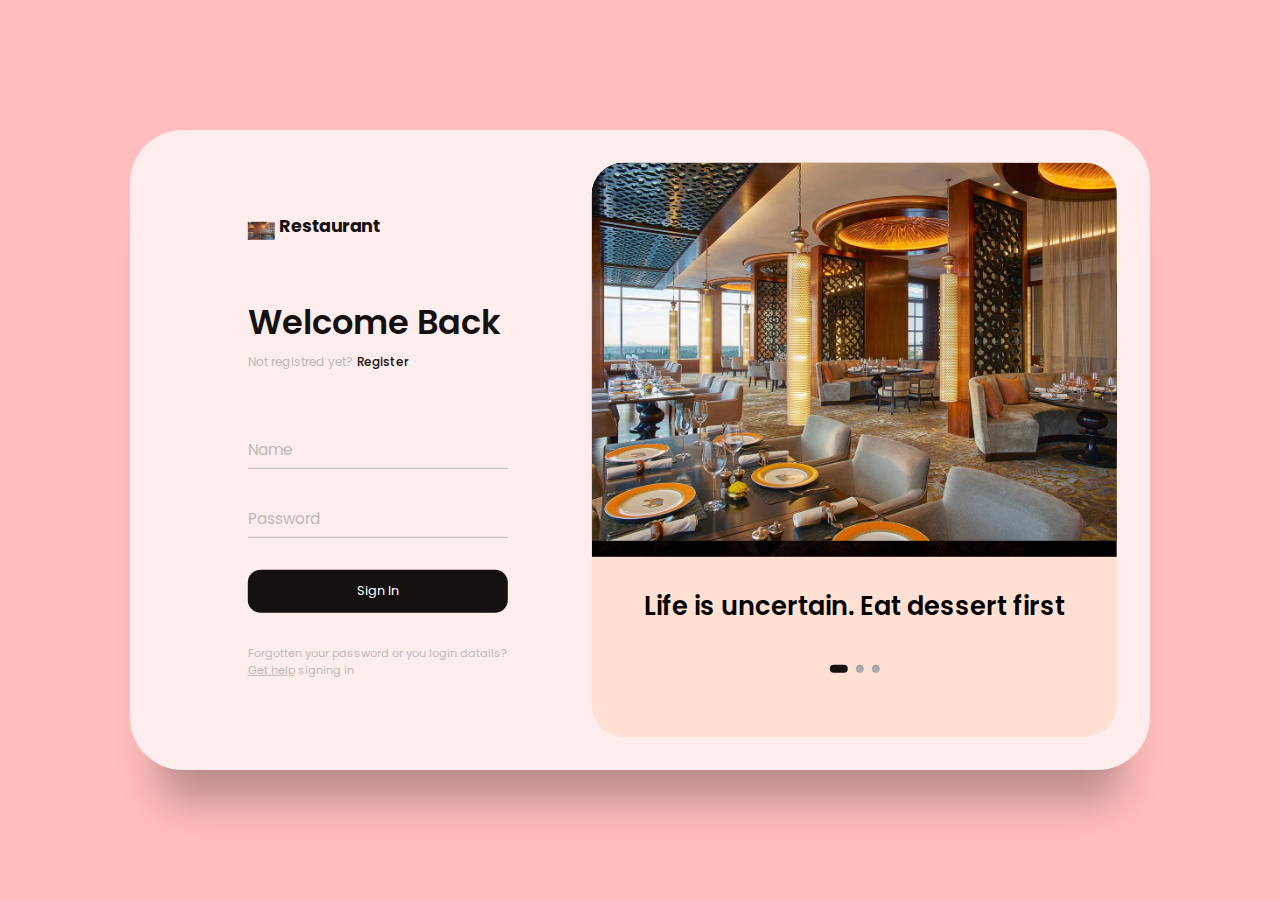
<file: index.html>
<!DOCTYPE html>
<html lang="en">
  <head>
    <meta charset="UTF-8" />
    <meta http-equiv="X-UA-Compatible" content="IE=edge" />
    <meta name="viewport" content="width=device-width, initial-scale=1.0" />
    <title>Sign in & Sign up Form</title>
    <link rel="stylesheet" href="style.css" />
  </head>
  <body>
    <main>
      <div class="box">
        <div class="inner-box">
          <div class="forms-wrap">
            <form action="index.html" autocomplete="off" class="sign-in-form">
              <div class="logo">
                <img src="./img3.jpg" alt=" " />
                <h4>Restaurant</h4>
              </div>

              <div class="heading">
                <h2>Welcome Back</h2>
                <h6>Not registred yet?</h6>
                <a href="#" class="toggle">Register</a>
              </div>

              <div class="actual-form">
                <div class="input-wrap">
                  <input
                    type="text"
                    minlength="4"
                    class="input-field"
                    autocomplete="off"
                    required
                  />
                  <label>Name</label>
                </div>

                <div class="input-wrap">
                  <input
                    type="password"
                    minlength="4"
                    class="input-field"
                    autocomplete="off"
                    required
                  />
                  <label>Password</label>
                </div>

                <input type="submit" value="Sign In" class="sign-btn" onclick="auth()"/>

                <p class="text">
                  Forgotten your password or you login datails?
                  <a href="#">Get help</a> signing in
                </p>
              </div>
              </form>

            <form action="index.html" autocomplete="off" class="sign-up-form">
              <div class="logo">
                <img src="./img3.jpg" alt="" />
                <h4>Restaurant</h4>
              </div>

              <div class="heading">
                <h2>Get Started</h2>
                <h6>Already have an account?</h6>
                <a href="#" class="toggle">Log in</a>
              </div>

              <div class="actual-form">
                <div class="input-wrap">
                  <input
                    type="text"
                    minlength="4"
                    class="input-field"
                    autocomplete="off"
                    required
                  />
                  <label>Name</label>
                </div>

                <div class="input-wrap">
                  <input
                    type="email"
                    class="input-field"
                    autocomplete="off"
                    required
                  />
                  <label>Email</label>
                </div>

                <div class="input-wrap">
                  <input
                    type="password"
                    minlength="4"
                    class="input-field"
                    autocomplete="off"
                    required
                  />
                  <label>Password</label>
                </div>

                <input type="submit" value="Sign Up" class="sign-btn" />

                <p class="text">
                  By signing up, I agree to the
                  <a href="#">Terms of Services</a> and
                  <a href="#">Privacy Policy</a>
                </p>
              </div>
            </form>
          </div>

          <div class="carousel">
            <div class="images-wrapper">
              <img src="./img2.jpg" class="image img-1 show" alt="" />
              <img src="./img1.jpg" class="image img-2 show" alt="" />
              <img src="./img.jpg" class="image img-3 show" alt="" />
            </div>

             <div class="text-slider">
              <div class="text-wrap">
                <div class="text-group">
                  <h2>Life is uncertain. Eat dessert first</h2>
                  <h2>Enjoy the food</h2>
                  <h2>Food is symbolic of love when words are inadequate.</h2>
                </div>
              </div>


              <div class="bullets">
                <span class="active" data-value="1"></span>
                <span data-value="2"></span>
                <span data-value="3"></span>
              </div>
            </div>
          </div>
        </div>
      </div>
    </main>
<style>
body {
  background-image: url('img.jpg');
  background-repeat: no-repeat;
}
</style>
    <!-- Javascript file -->

    <script src="app.js"></script>
<script>
function auth(){
    var Name=document.getElementById("Name").value;
    var Password=document.getElementById("Password").value;
    if(name=="suru" && password=="admin123@"){
        window.location.assign("in.html");
        alert("Sign in successfully");
}
else
{
alert("invalid password");
return;
}
}
</script>
  </body>
</html>
</file>
<file: style.css>
@import url("https://fonts.googleapis.com/css2?family=Poppins:wght@200;300;400;500;600;700;800&display=swap");

*,
*::before,
*::after {
  padding: 0;
  margin: 0;
  box-sizing: border-box;
}

body,
input {
  font-family: "Poppins", sans-serif;
}

main {
  width: 100%;
  min-height: 100vh;
  overflow: hidden;
  background-color: #FFBDBD;
  padding: 2rem;
  display: flex;
  align-items: center;
  justify-content: center;
}

.box {
  position: relative;
  width: 100%;
  max-width: 1020px;
  height: 640px;
  background-color: #FDEDEC;
  border-radius: 3.3rem;
  box-shadow: 0 60px 40px -30px rgba(0, 0, 0, 0.27);
}

.inner-box {
  position: absolute;
  width: calc(100% - 4.1rem);
  height: calc(100% - 4.1rem);
  top: 50%;
  left: 50%;
  transform: translate(-50%, -50%);
}

.forms-wrap {
  position: absolute;
  height: 100%;
  width: 45%;
  top: 0;
  left: 0;
  display: grid;
  grid-template-columns: 1fr;
  grid-template-rows: 1fr;
  transition: 0.8s ease-in-out;
}

form {
  max-width: 260px;
  width: 100%;
  margin: 0 auto;
  height: 100%;
  display: flex;
  flex-direction: column;
  justify-content: space-evenly;
  grid-column: 1 / 2;
  grid-row: 1 / 2;
  transition: opacity 0.02s 0.4s;
}

form.sign-up-form {
  opacity: 0;
  pointer-events: none;
}

.logo {
  display: flex;
  align-items: center;
}

.logo img {
  width: 27px;
  margin-right: 0.3rem;
}

.logo h4 {
  font-size: 1.1rem;
  margin-top: -9px;
  letter-spacing: -0.5px;
  color: #151111;
}

.heading h2 {
  font-size: 2.1rem;
  font-weight: 600;
  color: #151111;
}

.heading h6 {
  color: #bababa;
  font-weight: 400;
  font-size: 0.75rem;
  display: inline;
}

.toggle {
  color: #151111;
  text-decoration: none;
  font-size: 0.75rem;
  font-weight: 500;
  transition: 0.3s;
}

.toggle:hover {
  color: #8371fd;
}

.input-wrap {
  position: relative;
  height: 37px;
  margin-bottom: 2rem;
}

.input-field {
  position: absolute;
  width: 100%;
  height: 100%;
  background: none;
  border: none;
  outline: none;
  border-bottom: 1px solid #bbb;
  padding: 0;
  font-size: 0.95rem;
  color: #151111;
  transition: 0.4s;
}

label {
  position: absolute;
  left: 0;
  top: 50%;
  transform: translateY(-50%);
  font-size: 0.95rem;
  color: #bbb;
  pointer-events: none;
  transition: 0.4s;
}

.input-field.active {
  border-bottom-color: #151111;
}

.input-field.active + label {
  font-size: 0.75rem;
  top: -2px;
}

.sign-btn {
  display: inline-block;
  width: 100%;
  height: 43px;
  background-color: #151111;
  color: #fff;
  border: none;
  cursor: pointer;
  border-radius: 0.8rem;
  font-size: 0.8rem;
  margin-bottom: 2rem;
  transition: 0.3s;
}

.sign-btn:hover {
  background-color: #8371fd;
}

.text {
  color: #bbb;
  font-size: 0.7rem;
}

.text a {
  color: #bbb;
  transition: 0.3s;
}

.text a:hover {
  color: #8371fd;
}

main.sign-up-mode form.sign-in-form {
  opacity: 0;
  pointer-events: none;
}

main.sign-up-mode form.sign-up-form {
  opacity: 1;
  pointer-events: all;
}

main.sign-up-mode .forms-wrap {
  left: 55%;
}

main.sign-up-mode .carousel {
  left: 0%;
}

.carousel {
  position: absolute;
  height: 100%;
  width: 55%;
  left: 45%;
  top: 0;
  background-color: #ffe0d2;
  border-radius: 2rem;
  display: grid;
  grid-template-rows: auto 1fr;
  padding-bottom: 2rem;
  overflow: hidden;
  transition: 0.8s ease-in-out;
}

.images-wrapper {
  display: grid;
  grid-template-columns: 1fr;
  grid-template-rows: 1fr;
}

.image {
  width: 100%;
  grid-column: 1/2;
  grid-row: 1/2;
  opacity: 0;
  transition: opacity 0.3s, transform 0.5s;
}

.img-1 {
  transform: translate(0, -50px);
}

.img-2 {
  transform: scale(0.4, 0.5);
}

.img-3 {
  transform: scale(0.3) rotate(-20deg);
}

.image.show {
  opacity: 1;
  transform: none;
}

.text-slider {
  display: flex;
  align-items: center;
  justify-content: center;
  flex-direction: column;
}

.text-wrap {
  max-height: 2.2rem;
  overflow: hidden;
  margin-bottom: 2.5rem;
}

.text-group {
  display: flex;
  flex-direction: column;
  text-align: center;
  transform: translateY(0);
  transition: 0.5s;
}

.text-group h2 {
  line-height: 2.2rem;
  font-weight: 600;
  font-size: 1.6rem;
}

.bullets {
  display: flex;
  align-items: center;
  justify-content: center;
}

.bullets span {
  display: block;
  width: 0.5rem;
  height: 0.5rem;
  background-color: #aaa;
  margin: 0 0.25rem;
  border-radius: 50%;
  cursor: pointer;
  transition: 0.3s;
}

.bullets span.active {
  width: 1.1rem;
  background-color: #151111;
  border-radius: 1rem;
}

@media (max-width: 850px) {
  .box {
    height: auto;
    max-width: 550px;
    overflow: hidden;
  }

  .inner-box {
    position: static;
    transform: none;
    width: revert;
    height: revert;
    padding: 2rem;
  }

  .forms-wrap {
    position: revert;
    width: 100%;
    height: auto;
  }

  form {
    max-width: revert;
    padding: 1.5rem 2.5rem 2rem;
    transition: transform 0.8s ease-in-out, opacity 0.45s linear;
  }

  .heading {
    margin: 2rem 0;
  }

  form.sign-up-form {
    transform: translateX(100%);
  }

  main.sign-up-mode form.sign-in-form {
    transform: translateX(-100%);
  }

  main.sign-up-mode form.sign-up-form {
    transform: translateX(0%);
  }

  .carousel {
    position: revert;
    height: auto;
    width: 100%;
    padding: 3rem 2rem;
    display: flex;
  }

  .images-wrapper {
    display: none;
  }

  .text-slider {
    width: 100%;
  }
}

@media (max-width: 530px) {
  main {
    padding: 1rem;
  }

  .box {
    border-radius: 2rem;
  }

  .inner-box {
    padding: 1rem;
  }

  .carousel {
    padding: 1.5rem 1rem;
    border-radius: 1.6rem;
  }

  .text-wrap {
    margin-bottom: 1rem;
  }

  .text-group h2 {
    font-size: 1.2rem;
  }

  form {
    padding: 1rem 2rem 1.5rem;
  }
}
</file>
